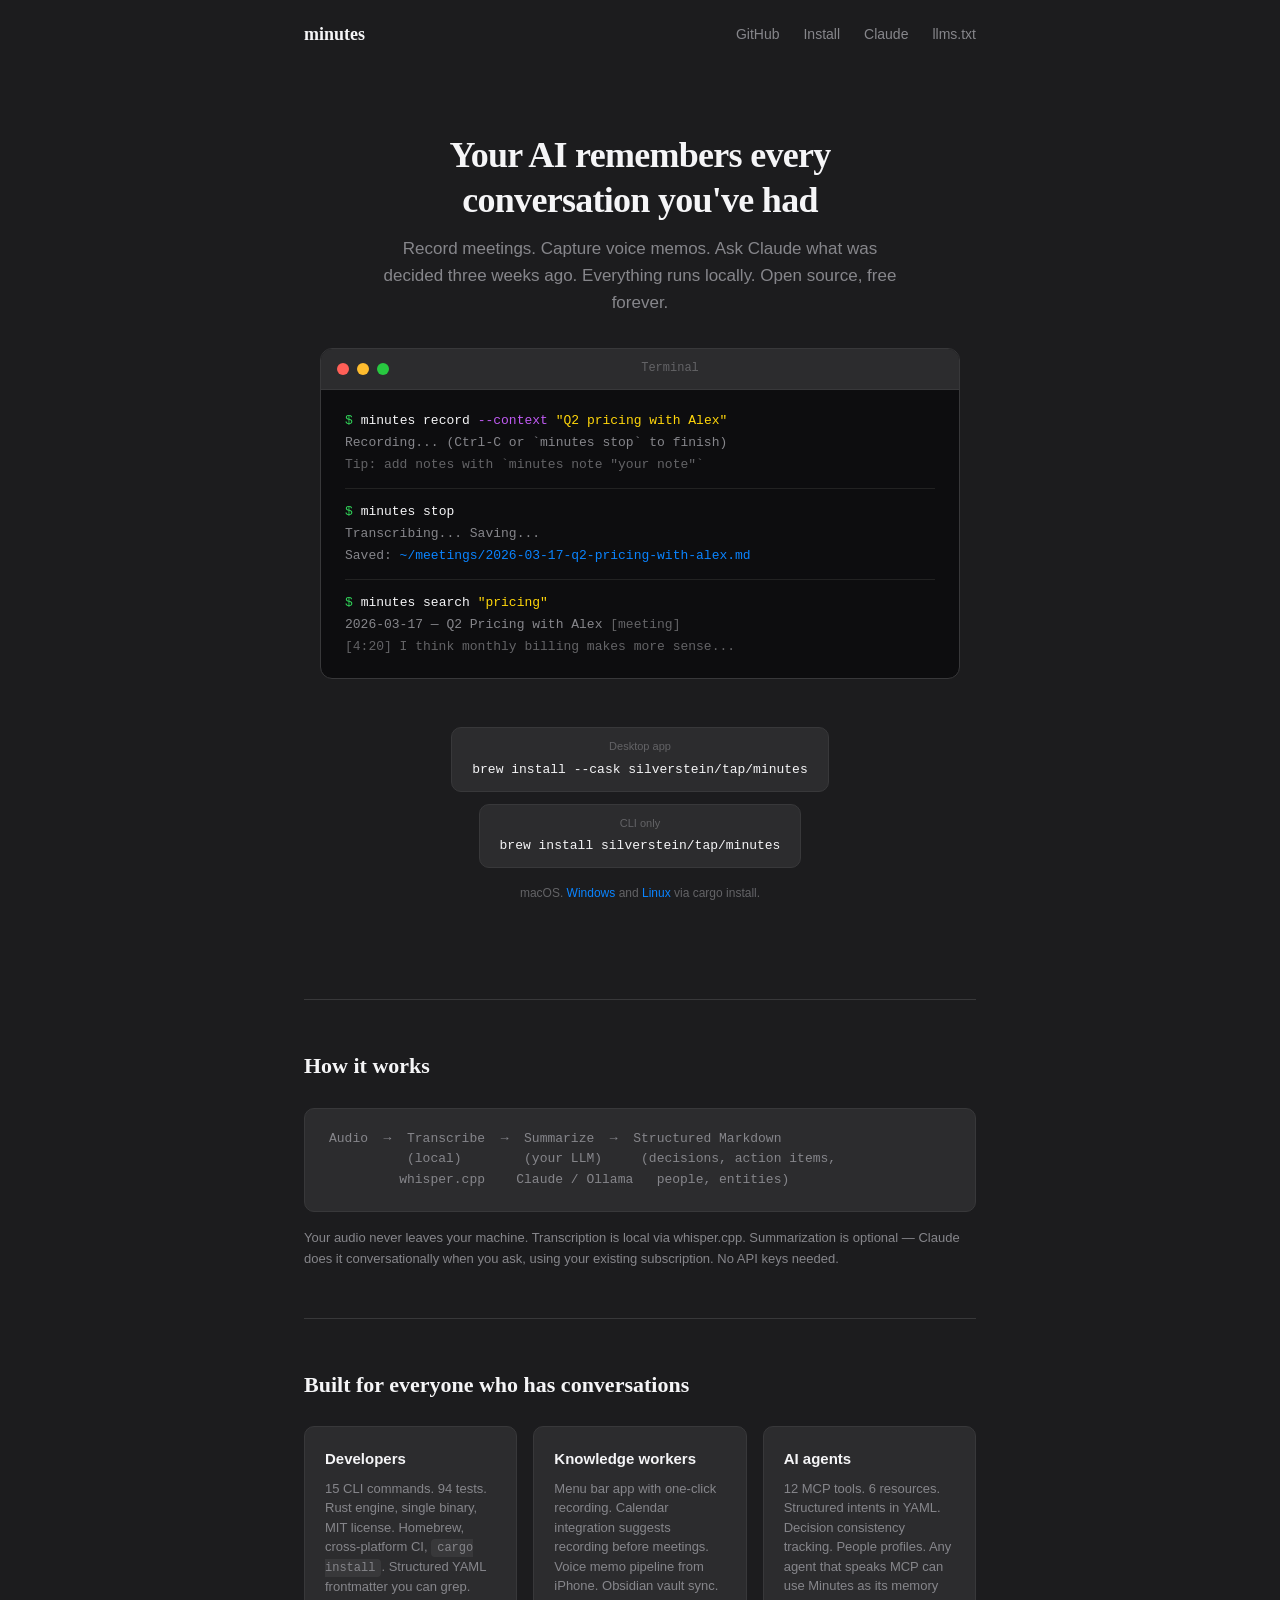
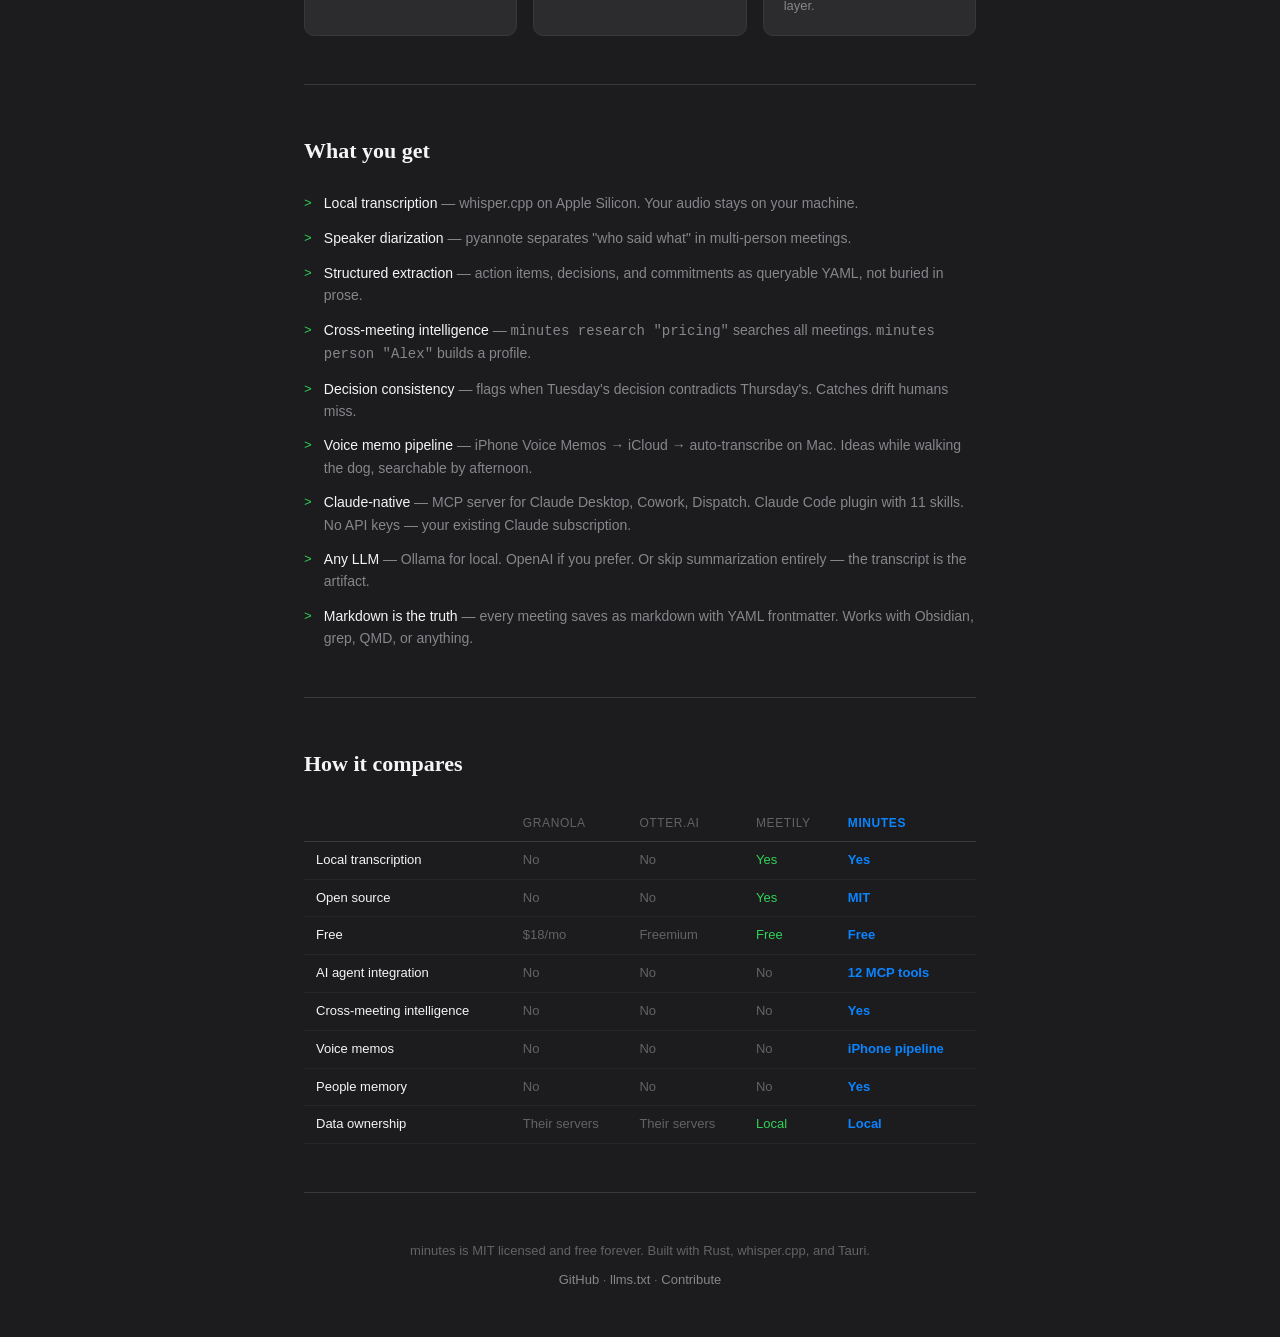
<file: site/index.html>
<!DOCTYPE html>
<html lang="en">
<head>
  <meta charset="UTF-8">
  <meta name="viewport" content="width=device-width, initial-scale=1.0">
  <title>minutes — your AI remembers every conversation</title>
  <meta name="description" content="Open-source, privacy-first conversation memory for AI assistants. Record meetings, capture voice memos, search everything. Local transcription, structured markdown, Claude-native.">
  <meta name="theme-color" content="#1c1c1e">
  <link rel="canonical" href="https://useminutes.dev">

  <!-- Open Graph -->
  <meta property="og:title" content="minutes — your AI remembers every conversation">
  <meta property="og:description" content="Open-source conversation memory. Local transcription, structured markdown, AI-native.">
  <meta property="og:type" content="website">
  <meta property="og:url" content="https://useminutes.dev">

  <!-- Agent discovery -->
  <link rel="alternate" type="text/plain" href="/llms.txt">

  <style>
    /* ── Design system: matches the Tauri app exactly ── */
    :root {
      --bg: #1c1c1e;
      --bg-elevated: #2c2c2e;
      --bg-hover: #38383a;
      --border: #38383a;
      --text: #f5f5f7;
      --text-secondary: #86868b;
      --text-tertiary: #636366;
      --accent: #0a84ff;
      --accent-hover: #409cff;
      --red: #ff453a;
      --green: #30d158;
      --purple: #bf5af2;
      --radius: 10px;
      --font-sans: -apple-system, BlinkMacSystemFont, 'SF Pro Text', 'Helvetica Neue', sans-serif;
      --font-display: ui-serif, 'Iowan Old Style', 'Palatino Linotype', 'Book Antiqua', Georgia, serif;
      --font-mono: 'SF Mono', 'Menlo', 'Cascadia Code', 'Fira Code', monospace;
    }

    * { margin: 0; padding: 0; box-sizing: border-box; }

    body {
      font-family: var(--font-sans);
      background: var(--bg);
      color: var(--text);
      line-height: 1.6;
      -webkit-font-smoothing: antialiased;
    }

    a { color: var(--accent); text-decoration: none; }
    a:hover { color: var(--accent-hover); }

    /* ── Layout ── */
    .container {
      max-width: 720px;
      margin: 0 auto;
      padding: 0 24px;
    }

    /* ── Nav ── */
    nav {
      padding: 20px 0;
      display: flex;
      align-items: center;
      justify-content: space-between;
    }

    .nav-brand {
      font-family: var(--font-display);
      font-size: 18px;
      font-weight: 700;
      color: var(--text);
    }

    .nav-links {
      display: flex;
      gap: 24px;
      font-size: 14px;
    }

    .nav-links a { color: var(--text-secondary); }
    .nav-links a:hover { color: var(--text); }

    /* ── Hero: the terminal IS the pitch ── */
    .hero {
      padding: 64px 0 48px;
      text-align: center;
    }

    .hero h1 {
      font-family: var(--font-display);
      font-size: 36px;
      font-weight: 700;
      line-height: 1.25;
      margin-bottom: 12px;
      letter-spacing: -0.02em;
    }

    .hero .subtitle {
      font-size: 17px;
      color: var(--text-secondary);
      max-width: 520px;
      margin: 0 auto 32px;
    }

    /* ── Terminal window ── */
    .terminal {
      background: #0d0d0f;
      border: 1px solid var(--border);
      border-radius: 12px;
      overflow: hidden;
      text-align: left;
      margin: 0 auto 48px;
      max-width: 640px;
    }

    .terminal-bar {
      background: var(--bg-elevated);
      padding: 10px 16px;
      display: flex;
      align-items: center;
      gap: 8px;
      border-bottom: 1px solid var(--border);
    }

    .terminal-dot {
      width: 12px;
      height: 12px;
      border-radius: 50%;
      background: var(--border);
    }

    .terminal-dot.red { background: #ff5f57; }
    .terminal-dot.yellow { background: #febc2e; }
    .terminal-dot.green { background: #28c840; }

    .terminal-title {
      flex: 1;
      text-align: center;
      font-size: 12px;
      color: var(--text-tertiary);
      font-family: var(--font-mono);
    }

    .terminal-body {
      padding: 20px 24px;
      font-family: var(--font-mono);
      font-size: 13px;
      line-height: 1.7;
      overflow-x: auto;
    }

    .terminal-body .prompt { color: var(--green); }
    .terminal-body .cmd { color: var(--text); }
    .terminal-body .flag { color: var(--purple); }
    .terminal-body .string { color: #ffd60a; }
    .terminal-body .output { color: var(--text-secondary); }
    .terminal-body .path { color: var(--accent); }
    .terminal-body .dim { color: var(--text-tertiary); }
    .terminal-body .separator {
      display: block;
      margin: 12px 0;
      border-top: 1px solid #222;
    }

    /* Terminal typing animation */
    .terminal-line {
      opacity: 0;
      transform: translateY(4px);
      animation: terminalIn 0.3s ease-out forwards;
    }
    @keyframes terminalIn {
      to { opacity: 1; transform: translateY(0); }
    }

    /* ── Install strip ── */
    .install {
      display: flex;
      gap: 12px;
      justify-content: center;
      flex-wrap: wrap;
      margin-bottom: 16px;
    }

    .install-cmd {
      background: var(--bg-elevated);
      border: 1px solid var(--border);
      border-radius: var(--radius);
      padding: 10px 20px;
      font-family: var(--font-mono);
      font-size: 13px;
      color: var(--text);
      cursor: pointer;
      transition: border-color 0.15s;
      position: relative;
    }

    .install-cmd:hover { border-color: var(--accent); }

    .install-cmd .label {
      display: block;
      font-family: var(--font-sans);
      font-size: 11px;
      color: var(--text-tertiary);
      margin-bottom: 4px;
    }

    .install-cmd .copied {
      position: absolute;
      inset: 0;
      display: flex;
      align-items: center;
      justify-content: center;
      background: var(--bg-elevated);
      border-radius: var(--radius);
      color: var(--green);
      font-family: var(--font-sans);
      font-size: 12px;
      opacity: 0;
      transition: opacity 0.15s;
      pointer-events: none;
    }

    .install-cmd.show-copied .copied { opacity: 1; }

    .install-note {
      text-align: center;
      font-size: 12px;
      color: var(--text-tertiary);
      margin-bottom: 48px;
    }

    /* ── How it works ── */
    .pipeline {
      padding: 48px 0;
      border-top: 1px solid var(--border);
    }

    .pipeline h2 {
      font-family: var(--font-display);
      font-size: 22px;
      font-weight: 700;
      margin-bottom: 24px;
    }

    .pipeline-diagram {
      font-family: var(--font-mono);
      font-size: 13px;
      line-height: 1.6;
      color: var(--text-secondary);
      background: var(--bg-elevated);
      border: 1px solid var(--border);
      border-radius: var(--radius);
      padding: 20px 24px;
      overflow-x: auto;
      margin-bottom: 16px;
    }

    .pipeline-note {
      font-size: 13px;
      color: var(--text-secondary);
    }

    /* ── Audiences ── */
    .audiences {
      padding: 48px 0;
      border-top: 1px solid var(--border);
    }

    .audiences h2 {
      font-family: var(--font-display);
      font-size: 22px;
      font-weight: 700;
      margin-bottom: 24px;
    }

    .audience-grid {
      display: grid;
      grid-template-columns: 1fr;
      gap: 16px;
    }

    @media (min-width: 640px) {
      .audience-grid { grid-template-columns: 1fr 1fr 1fr; }
    }

    .audience-card {
      padding: 20px;
      background: var(--bg-elevated);
      border: 1px solid var(--border);
      border-radius: var(--radius);
    }

    .audience-card h3 {
      font-size: 15px;
      font-weight: 600;
      margin-bottom: 8px;
    }

    .audience-card p {
      font-size: 13px;
      color: var(--text-secondary);
      line-height: 1.5;
    }

    .audience-card code {
      font-family: var(--font-mono);
      font-size: 12px;
      background: rgba(255,255,255,0.06);
      padding: 2px 6px;
      border-radius: 4px;
    }

    /* ── Features (not a grid of cards) ── */
    .features {
      padding: 48px 0;
      border-top: 1px solid var(--border);
    }

    .features h2 {
      font-family: var(--font-display);
      font-size: 22px;
      font-weight: 700;
      margin-bottom: 24px;
    }

    .feature-list {
      display: grid;
      gap: 12px;
    }

    .feature-item {
      display: flex;
      gap: 12px;
      align-items: flex-start;
      font-size: 14px;
    }

    .feature-item .marker {
      color: var(--green);
      font-family: var(--font-mono);
      font-size: 13px;
      flex-shrink: 0;
      margin-top: 2px;
    }

    .feature-item .desc {
      color: var(--text-secondary);
    }

    .feature-item strong {
      color: var(--text);
      font-weight: 500;
    }

    /* ── Comparison table ── */
    .compare {
      padding: 48px 0;
      border-top: 1px solid var(--border);
    }

    .compare h2 {
      font-family: var(--font-display);
      font-size: 22px;
      font-weight: 700;
      margin-bottom: 24px;
    }

    .compare-table {
      width: 100%;
      border-collapse: collapse;
      font-size: 13px;
    }

    .compare-table th {
      text-align: left;
      padding: 8px 12px;
      border-bottom: 1px solid var(--border);
      color: var(--text-tertiary);
      font-weight: 500;
      font-size: 12px;
      text-transform: uppercase;
      letter-spacing: 0.05em;
    }

    .compare-table td {
      padding: 8px 12px;
      border-bottom: 1px solid rgba(56, 56, 58, 0.4);
      color: var(--text-secondary);
    }

    .compare-table td:first-child {
      color: var(--text);
      font-weight: 500;
    }

    .compare-table .yes { color: var(--green); }
    .compare-table .no { color: var(--text-tertiary); }
    .compare-table .highlight { color: var(--accent); font-weight: 600; }

    /* ── Footer ── */
    footer {
      padding: 48px 0;
      border-top: 1px solid var(--border);
      text-align: center;
      font-size: 13px;
      color: var(--text-tertiary);
    }

    footer a { color: var(--text-secondary); }

    /* ── Responsive ── */
    @media (max-width: 480px) {
      .hero h1 { font-size: 28px; }
      .hero .subtitle { font-size: 15px; }
      .terminal-body { font-size: 11px; padding: 16px; }
      .install { flex-direction: column; align-items: center; }
    }
  </style>
</head>
<body>

<div class="container">
  <nav>
    <div class="nav-brand">minutes</div>
    <div class="nav-links">
      <a href="https://github.com/silverstein/minutes">GitHub</a>
      <a href="https://github.com/silverstein/minutes#install">Install</a>
      <a href="https://github.com/silverstein/minutes#claude-integration">Claude</a>
      <a href="/llms.txt">llms.txt</a>
    </div>
  </nav>

  <!-- Hero: terminal-first -->
  <section class="hero">
    <h1>Your AI remembers every<br>conversation you've had</h1>
    <p class="subtitle">Record meetings. Capture voice memos. Ask Claude what was decided three weeks ago. Everything runs locally. Open source, free forever.</p>

    <div class="terminal">
      <div class="terminal-bar">
        <div class="terminal-dot red"></div>
        <div class="terminal-dot yellow"></div>
        <div class="terminal-dot green"></div>
        <div class="terminal-title">Terminal</div>
      </div>
      <div class="terminal-body">
        <div class="terminal-line" style="animation-delay: 0s">
          <span class="prompt">$</span> <span class="cmd">minutes record</span> <span class="flag">--context</span> <span class="string">"Q2 pricing with Alex"</span>
        </div>
        <div class="terminal-line" style="animation-delay: 0.3s">
          <span class="output">Recording... (Ctrl-C or `minutes stop` to finish)</span>
        </div>
        <div class="terminal-line" style="animation-delay: 0.6s">
          <span class="dim">  Tip: add notes with `minutes note "your note"`</span>
        </div>
        <span class="separator"></span>
        <div class="terminal-line" style="animation-delay: 1.2s">
          <span class="prompt">$</span> <span class="cmd">minutes stop</span>
        </div>
        <div class="terminal-line" style="animation-delay: 1.5s">
          <span class="output">Transcribing... Saving...</span>
        </div>
        <div class="terminal-line" style="animation-delay: 1.8s">
          <span class="output">Saved: </span><span class="path">~/meetings/2026-03-17-q2-pricing-with-alex.md</span>
        </div>
        <span class="separator"></span>
        <div class="terminal-line" style="animation-delay: 2.4s">
          <span class="prompt">$</span> <span class="cmd">minutes search</span> <span class="string">"pricing"</span>
        </div>
        <div class="terminal-line" style="animation-delay: 2.7s">
          <span class="output">2026-03-17 &mdash; Q2 Pricing with Alex</span> <span class="dim">[meeting]</span>
        </div>
        <div class="terminal-line" style="animation-delay: 3.0s">
          <span class="dim">  [4:20] I think monthly billing makes more sense...</span>
        </div>
      </div>
    </div>

    <div class="install">
      <div class="install-cmd" onclick="copyInstall(this, 'brew install --cask silverstein/tap/minutes')">
        <span class="label">Desktop app</span>
        brew install --cask silverstein/tap/minutes
        <div class="copied">Copied!</div>
      </div>
      <div class="install-cmd" onclick="copyInstall(this, 'brew install silverstein/tap/minutes')">
        <span class="label">CLI only</span>
        brew install silverstein/tap/minutes
        <div class="copied">Copied!</div>
      </div>
    </div>
    <p class="install-note">macOS. <a href="https://github.com/silverstein/minutes#windows">Windows</a> and <a href="https://github.com/silverstein/minutes#linux">Linux</a> via cargo install.</p>
  </section>

  <!-- Pipeline -->
  <section class="pipeline">
    <h2>How it works</h2>
    <pre class="pipeline-diagram">Audio  &rarr;  Transcribe  &rarr;  Summarize  &rarr;  Structured Markdown
          (local)        (your LLM)     (decisions, action items,
         whisper.cpp    Claude / Ollama   people, entities)</pre>
    <p class="pipeline-note">Your audio never leaves your machine. Transcription is local via whisper.cpp. Summarization is optional &mdash; Claude does it conversationally when you ask, using your existing subscription. No API keys needed.</p>
  </section>

  <!-- Three audiences -->
  <section class="audiences">
    <h2>Built for everyone who has conversations</h2>
    <div class="audience-grid">
      <div class="audience-card">
        <h3>Developers</h3>
        <p>15 CLI commands. 94 tests. Rust engine, single binary, MIT license. Homebrew, cross-platform CI, <code>cargo install</code>. Structured YAML frontmatter you can grep.</p>
      </div>
      <div class="audience-card">
        <h3>Knowledge workers</h3>
        <p>Menu bar app with one-click recording. Calendar integration suggests recording before meetings. Voice memo pipeline from iPhone. Obsidian vault sync.</p>
      </div>
      <div class="audience-card">
        <h3>AI agents</h3>
        <p>12 MCP tools. 6 resources. Structured intents in YAML. Decision consistency tracking. People profiles. Any agent that speaks MCP can use Minutes as its memory layer.</p>
      </div>
    </div>
  </section>

  <!-- Features as a list, not cards -->
  <section class="features">
    <h2>What you get</h2>
    <div class="feature-list">
      <div class="feature-item">
        <span class="marker">&gt;</span>
        <div class="desc"><strong>Local transcription</strong> &mdash; whisper.cpp on Apple Silicon. Your audio stays on your machine.</div>
      </div>
      <div class="feature-item">
        <span class="marker">&gt;</span>
        <div class="desc"><strong>Speaker diarization</strong> &mdash; pyannote separates "who said what" in multi-person meetings.</div>
      </div>
      <div class="feature-item">
        <span class="marker">&gt;</span>
        <div class="desc"><strong>Structured extraction</strong> &mdash; action items, decisions, and commitments as queryable YAML, not buried in prose.</div>
      </div>
      <div class="feature-item">
        <span class="marker">&gt;</span>
        <div class="desc"><strong>Cross-meeting intelligence</strong> &mdash; <code>minutes research "pricing"</code> searches all meetings. <code>minutes person "Alex"</code> builds a profile.</div>
      </div>
      <div class="feature-item">
        <span class="marker">&gt;</span>
        <div class="desc"><strong>Decision consistency</strong> &mdash; flags when Tuesday's decision contradicts Thursday's. Catches drift humans miss.</div>
      </div>
      <div class="feature-item">
        <span class="marker">&gt;</span>
        <div class="desc"><strong>Voice memo pipeline</strong> &mdash; iPhone Voice Memos &rarr; iCloud &rarr; auto-transcribe on Mac. Ideas while walking the dog, searchable by afternoon.</div>
      </div>
      <div class="feature-item">
        <span class="marker">&gt;</span>
        <div class="desc"><strong>Claude-native</strong> &mdash; MCP server for Claude Desktop, Cowork, Dispatch. Claude Code plugin with 11 skills. No API keys &mdash; your existing Claude subscription.</div>
      </div>
      <div class="feature-item">
        <span class="marker">&gt;</span>
        <div class="desc"><strong>Any LLM</strong> &mdash; Ollama for local. OpenAI if you prefer. Or skip summarization entirely &mdash; the transcript is the artifact.</div>
      </div>
      <div class="feature-item">
        <span class="marker">&gt;</span>
        <div class="desc"><strong>Markdown is the truth</strong> &mdash; every meeting saves as markdown with YAML frontmatter. Works with Obsidian, grep, QMD, or anything.</div>
      </div>
    </div>
  </section>

  <!-- Comparison -->
  <section class="compare">
    <h2>How it compares</h2>
    <div style="overflow-x: auto;">
      <table class="compare-table">
        <thead>
          <tr>
            <th></th>
            <th>Granola</th>
            <th>Otter.ai</th>
            <th>Meetily</th>
            <th class="highlight">minutes</th>
          </tr>
        </thead>
        <tbody>
          <tr>
            <td>Local transcription</td>
            <td class="no">No</td>
            <td class="no">No</td>
            <td class="yes">Yes</td>
            <td class="highlight">Yes</td>
          </tr>
          <tr>
            <td>Open source</td>
            <td class="no">No</td>
            <td class="no">No</td>
            <td class="yes">Yes</td>
            <td class="highlight">MIT</td>
          </tr>
          <tr>
            <td>Free</td>
            <td class="no">$18/mo</td>
            <td class="no">Freemium</td>
            <td class="yes">Free</td>
            <td class="highlight">Free</td>
          </tr>
          <tr>
            <td>AI agent integration</td>
            <td class="no">No</td>
            <td class="no">No</td>
            <td class="no">No</td>
            <td class="highlight">12 MCP tools</td>
          </tr>
          <tr>
            <td>Cross-meeting intelligence</td>
            <td class="no">No</td>
            <td class="no">No</td>
            <td class="no">No</td>
            <td class="highlight">Yes</td>
          </tr>
          <tr>
            <td>Voice memos</td>
            <td class="no">No</td>
            <td class="no">No</td>
            <td class="no">No</td>
            <td class="highlight">iPhone pipeline</td>
          </tr>
          <tr>
            <td>People memory</td>
            <td class="no">No</td>
            <td class="no">No</td>
            <td class="no">No</td>
            <td class="highlight">Yes</td>
          </tr>
          <tr>
            <td>Data ownership</td>
            <td class="no">Their servers</td>
            <td class="no">Their servers</td>
            <td class="yes">Local</td>
            <td class="highlight">Local</td>
          </tr>
        </tbody>
      </table>
    </div>
  </section>

  <footer>
    <p>minutes is MIT licensed and free forever. Built with Rust, whisper.cpp, and Tauri.</p>
    <p style="margin-top: 8px;">
      <a href="https://github.com/silverstein/minutes">GitHub</a> &middot;
      <a href="/llms.txt">llms.txt</a> &middot;
      <a href="https://github.com/silverstein/minutes/blob/main/CONTRIBUTING.md">Contribute</a>
    </p>
  </footer>
</div>

<script>
function copyInstall(el, text) {
  navigator.clipboard.writeText(text).then(() => {
    el.classList.add('show-copied');
    setTimeout(() => el.classList.remove('show-copied'), 1500);
  });
}
</script>

</body>
</html>
</file>
